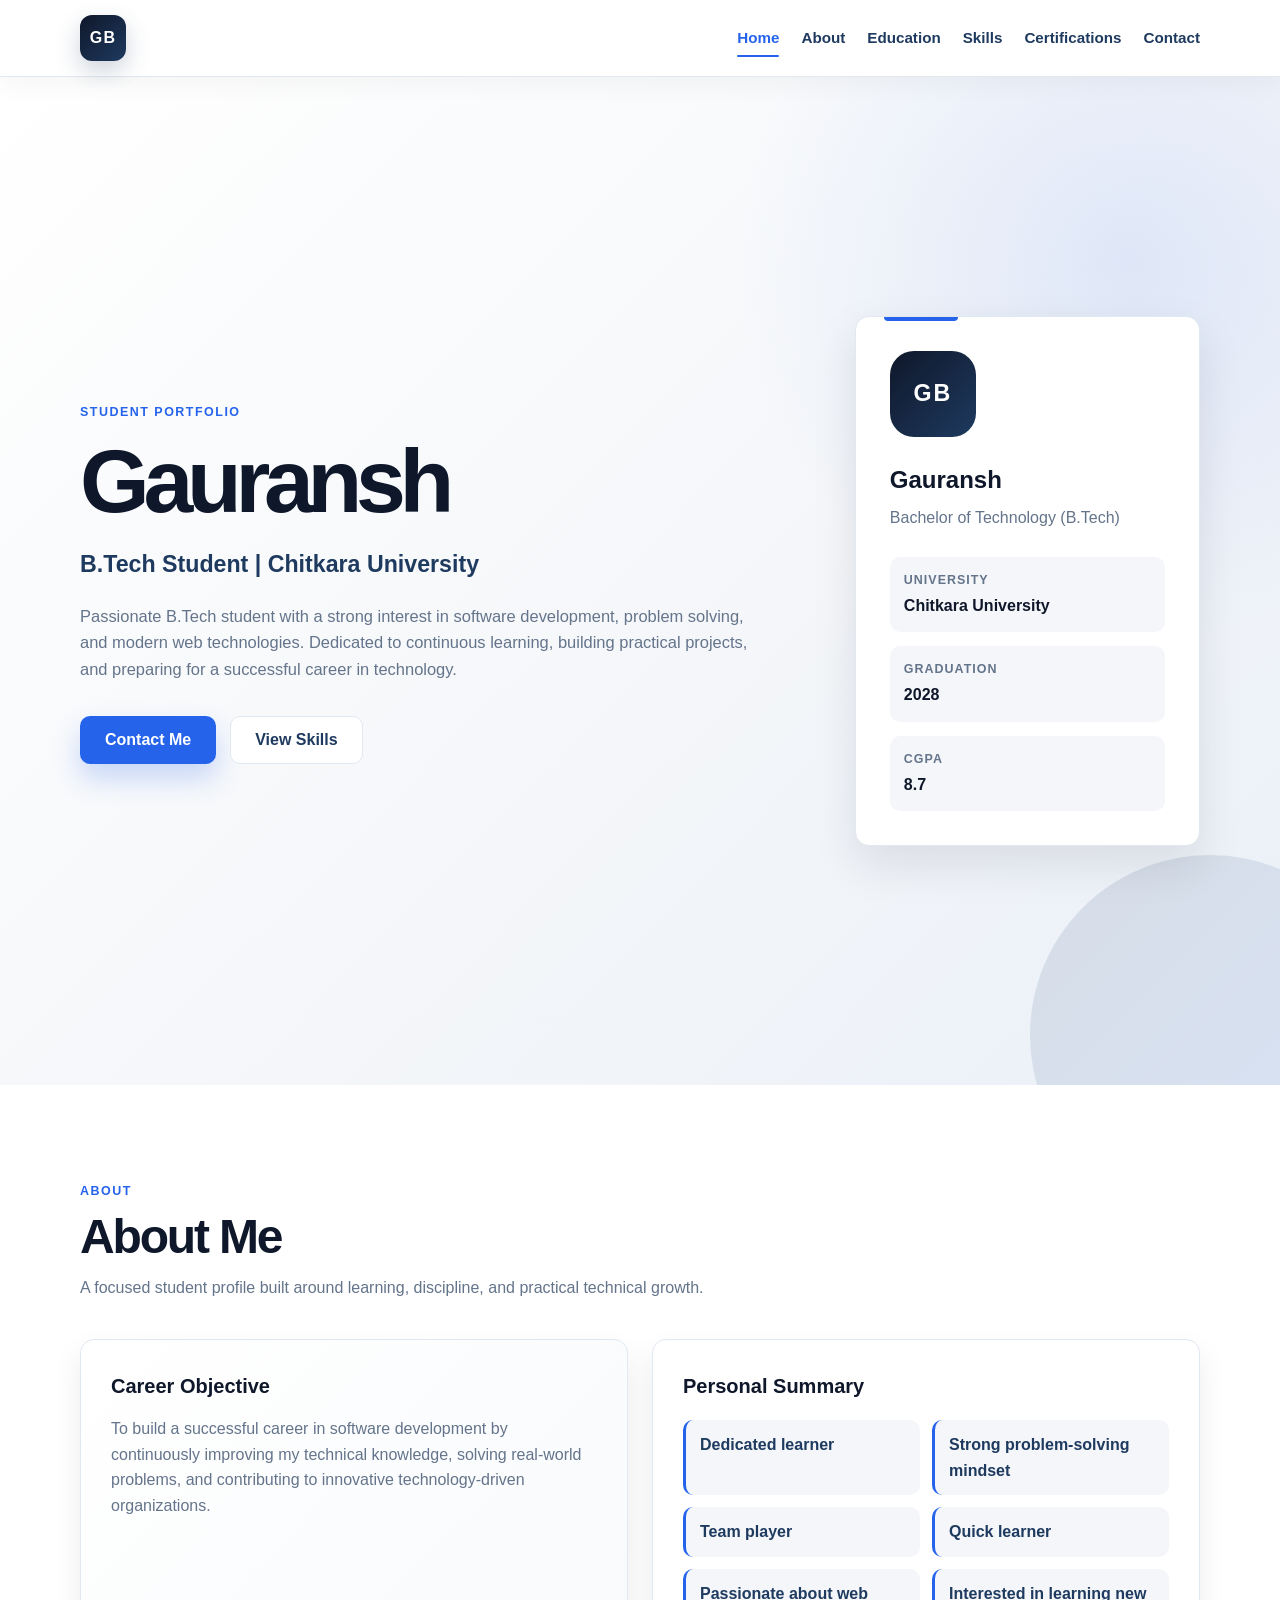
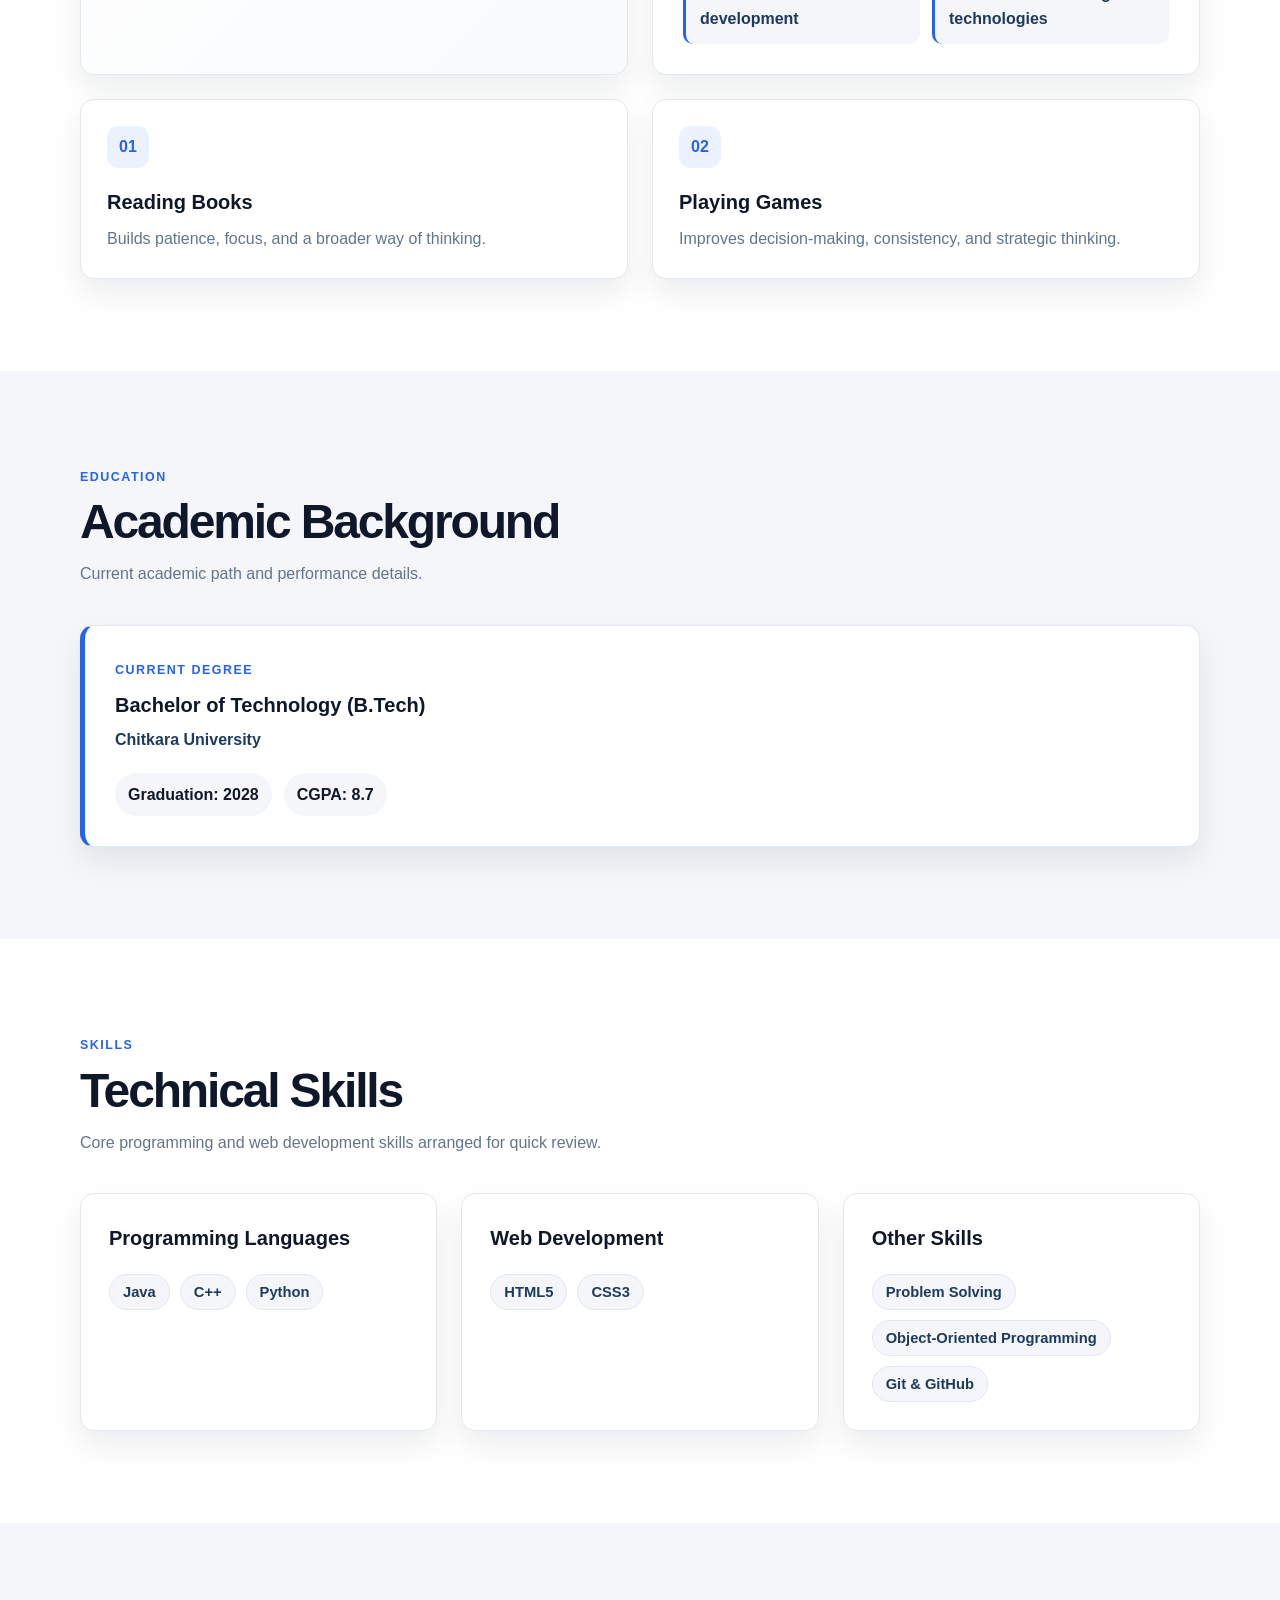
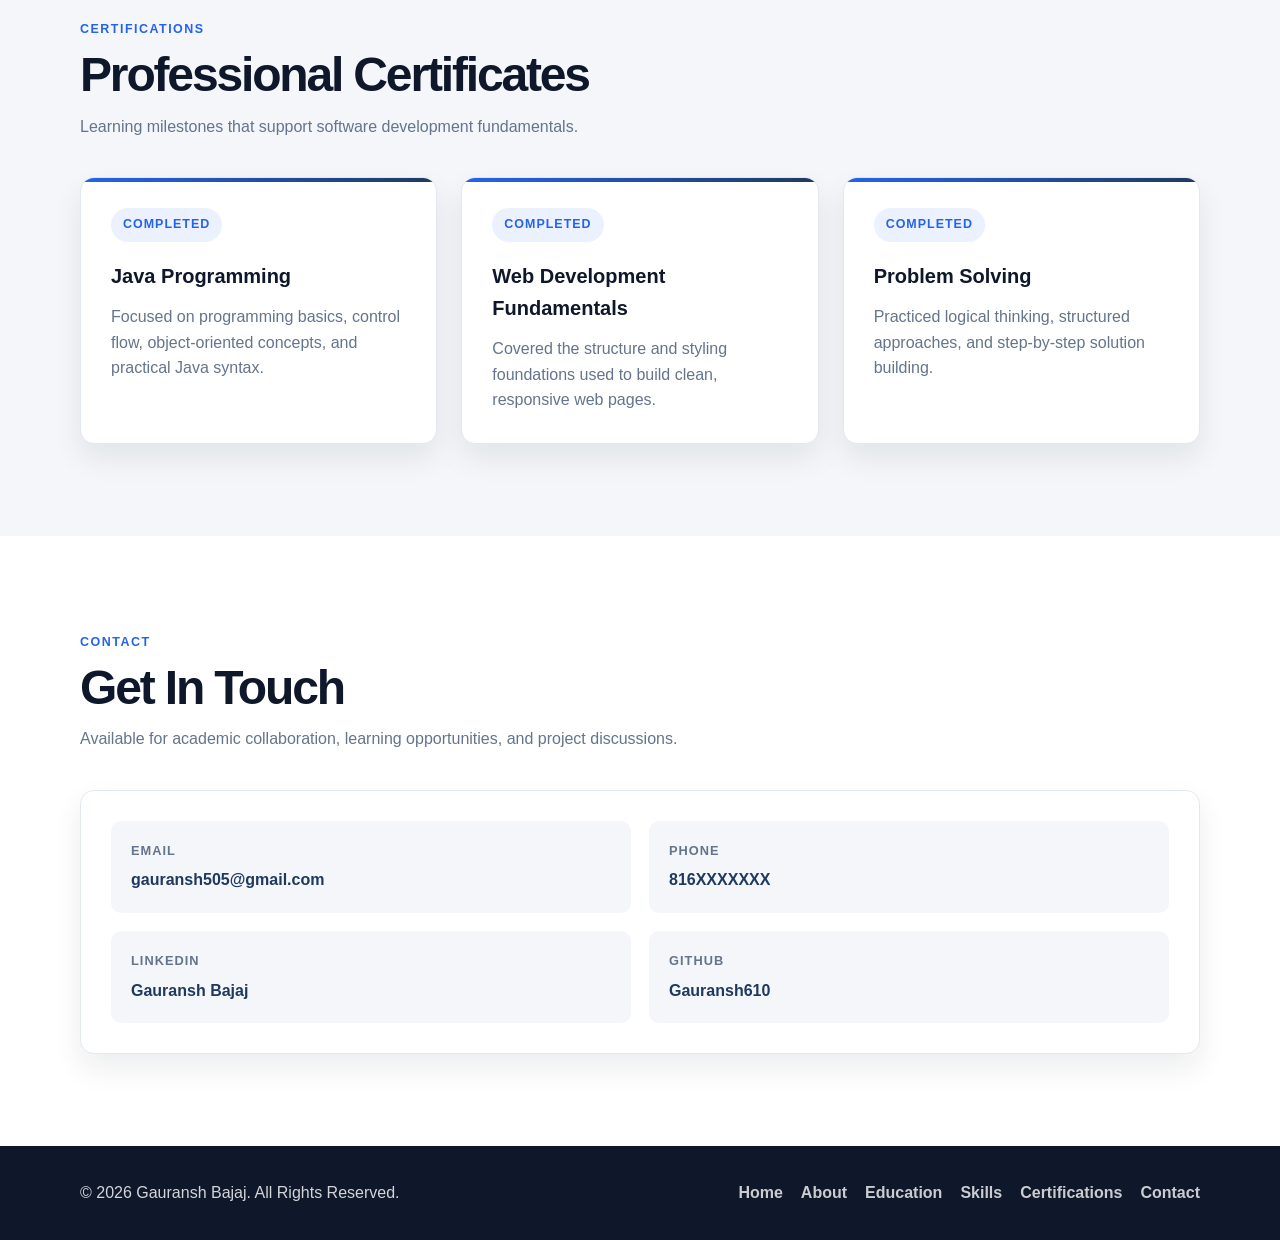
<file: index.html>
<!DOCTYPE html>
<html lang="en">
<head>
    <meta charset="UTF-8">
    <meta name="viewport" content="width=device-width, initial-scale=1.0">
    <meta name="description" content="Student portfolio website for Gauransh Bajaj, B.Tech student at Chitkara University.">
    <title>Gauransh Bajaj | Student Portfolio</title>
    <link rel="stylesheet" href="style.css">
</head>
<body>
    <header class="top-area">
        <nav class="nav-box" aria-label="Main navigation">
            <a class="gb-logo" href="#start" aria-label="Gauransh  start">GB</a>

            <ul class="menu-list">
                <li><a class="now" href="#start">Home</a></li>
                <li><a href="#myself">About</a></li>
                <li><a href="#study">Education</a></li>
                <li><a href="#tech">Skills</a></li>
                <li><a href="#certs">Certifications</a></li>
                <li><a href="#reach">Contact</a></li>
            </ul>
        </nav>
    </header>

    <main>
        <section id="start" class="front part">
            <div class="page-box front-box">
                <div>
                    <span class="small-line">Student Portfolio</span>
                    <h1>Gauransh </h1>
                    <p class="front-role">B.Tech Student | Chitkara University</p>
                    <p class="front-lines">
                        Passionate B.Tech student with a strong interest in software development,
                        problem solving, and modern web technologies. Dedicated to continuous
                        learning, building practical projects, and preparing for a successful
                        career in technology.
                    </p>

                    <div class="front-buttons">
                        <a class="button-link blue-button-link" href="#reach">Contact Me</a>
                        <a class="button-link light-button-link" href="#tech">View Skills</a>
                    </div>
                </div>

                <aside class="side-info-card" aria-label="Profile summary">
                    <div class="gb-mark">GB</div>
                    <h2>Gauransh</h2>
                    <p>Bachelor of Technology (B.Tech)</p>

                    <dl class="quick-info">
                        <div>
                            <dt>University</dt>
                            <dd>Chitkara University</dd>
                        </div>
                        <div>
                            <dt>Graduation</dt>
                            <dd>2028</dd>
                        </div>
                        <div>
                            <dt>CGPA</dt>
                            <dd>8.7</dd>
                        </div>
                    </dl>
                </aside>
            </div>
        </section>

        <section id="myself" class="part">
            <div class="page-box">
                <div class="part-heading">
                    <span class="part-label">About</span>
                    <h2>About Me</h2>
                    <p>A focused student profile built around learning, discipline, and practical technical growth.</p>
                </div>

                <div class="myself-layout">
                    <article class="info-card objective-info-card">
                        <h3>Career Objective</h3>
                        <p>
                            To build a successful career in software development by continuously
                            improving my technical knowledge, solving real-world problems, and
                            contributing to innovative technology-driven organizations.
                        </p>
                    </article>

                    <article class="info-card">
                        <h3>Personal Summary</h3>
                        <ul class="points-list">
                            <li>Dedicated learner</li>
                            <li>Strong problem-solving mindset</li>
                            <li>Team player</li>
                            <li>Quick learner</li>
                            <li>Passionate about web development</li>
                            <li>Interested in learning new technologies</li>
                        </ul>
                    </article>
                </div>

                <div class="hobby-box" aria-label="Interests">
                    <article class="interest-info-card">
                        <span class="hobby-no">01</span>
                        <h3>Reading Books</h3>
                        <p>Builds patience, focus, and a broader way of thinking.</p>
                    </article>

                    <article class="interest-info-card">
                        <span class="hobby-no">02</span>
                        <h3>Playing Games</h3>
                        <p>Improves decision-making, consistency, and strategic thinking.</p>
                    </article>
                </div>
            </div>
        </section>

        <section id="study" class="part part-muted">
            <div class="page-box">
                <div class="part-heading">
                    <span class="part-label">Education</span>
                    <h2>Academic Background</h2>
                    <p>Current academic path and performance details.</p>
                </div>

                <div class="study-timeline">
                    <article class="study-info-card">
                        <div>
                            <span class="study-tag">Current Degree</span>
                            <h3>Bachelor of Technology (B.Tech)</h3>
                            <p class="study-school">Chitkara University</p>

                            <div class="study-meta">
                                <span>Graduation: 2028</span>
                                <span>CGPA: 8.7</span>
                            </div>
                        </div>
                    </article>
                </div>
            </div>
        </section>

        <section id="tech" class="part">
            <div class="page-box">
                <div class="part-heading">
                    <span class="part-label">Skills</span>
                    <h2>Technical Skills</h2>
                    <p>Core programming and web development skills arranged for quick review.</p>
                </div>

                <div class="tech-grid">
                    <article class="skill-info-card">
                        <h3>Programming Languages</h3>
                        <div class="tag-box">
                            <span class="tag-name">Java</span>
                            <span class="tag-name">C++</span>
                            <span class="tag-name">Python</span>
                        </div>
                    </article>

                    <article class="skill-info-card">
                        <h3>Web Development</h3>
                        <div class="tag-box">
                            <span class="tag-name">HTML5</span>
                            <span class="tag-name">CSS3</span>
                        </div>
                    </article>

                    <article class="skill-info-card">
                        <h3>Other Skills</h3>
                        <div class="tag-box">
                            <span class="tag-name">Problem Solving</span>
                            <span class="tag-name">Object-Oriented Programming</span>
                            <span class="tag-name">Git &amp; GitHub</span>
                        </div>
                    </article>
                </div>
            </div>
        </section>

        <section id="certs" class="part part-muted">
            <div class="page-box">
                <div class="part-heading">
                    <span class="part-label">Certifications</span>
                    <h2>Professional Certificates</h2>
                    <p>Learning milestones that support software development fundamentals.</p>
                </div>

                <div class="cert-box">
                    <article class="certificate-info-card">
                        <span class="done-tag">Completed</span>
                        <h3>Java Programming</h3>
                        <p>Focused on programming basics, control flow, object-oriented concepts, and practical Java syntax.</p>
                    </article>

                    <article class="certificate-info-card">
                        <span class="done-tag">Completed</span>
                        <h3>Web Development Fundamentals</h3>
                        <p>Covered the structure and styling foundations used to build clean, responsive web pages.</p>
                    </article>

                    <article class="certificate-info-card">
                        <span class="done-tag">Completed</span>
                        <h3>Problem Solving</h3>
                        <p>Practiced logical thinking, structured approaches, and step-by-step solution building.</p>
                    </article>
                </div>
            </div>
        </section>

        <section id="reach" class="part">
            <div class="page-box">
                <div class="part-heading">
                    <span class="part-label">Contact</span>
                    <h2>Get In Touch</h2>
                    <p>Available for academic collaboration, learning opportunities, and project discussions.</p>
                </div>

                <address class="reach-info-card">
                    <div class="reach-item">
                        <span>Email</span>
                        <strong>gauransh505@gmail.com</strong>
                    </div>

                    <div class="reach-item">
                        <span>Phone</span>
                        <strong>816XXXXXXX</strong>
                    </div>

                    <div class="reach-item">
                        <span>LinkedIn</span>
                        <a href="https://www.linkedin.com/search/results/people/?keywords=Gauransh%20Bajaj">Gauransh Bajaj</a>
                    </div>

                    <div class="reach-item">
                        <span>GitHub</span>
                        <a href="https://github.com/Gauransh610">Gauransh610</a>
                    </div>
                </address>
            </div>
        </section>
    </main>

    <footer class="last-area">
        <div class="page-box last-box">
            <p>© 2026 Gauransh Bajaj. All Rights Reserved.</p>

            <ul class="last-menu">
                <li><a href="#start">Home</a></li>
                <li><a href="#myself">About</a></li>
                <li><a href="#study">Education</a></li>
                <li><a href="#tech">Skills</a></li>
                <li><a href="#certs">Certifications</a></li>
                <li><a href="#reach">Contact</a></li>
            </ul>
        </div>
    </footer>
</body>
</html>
</file>
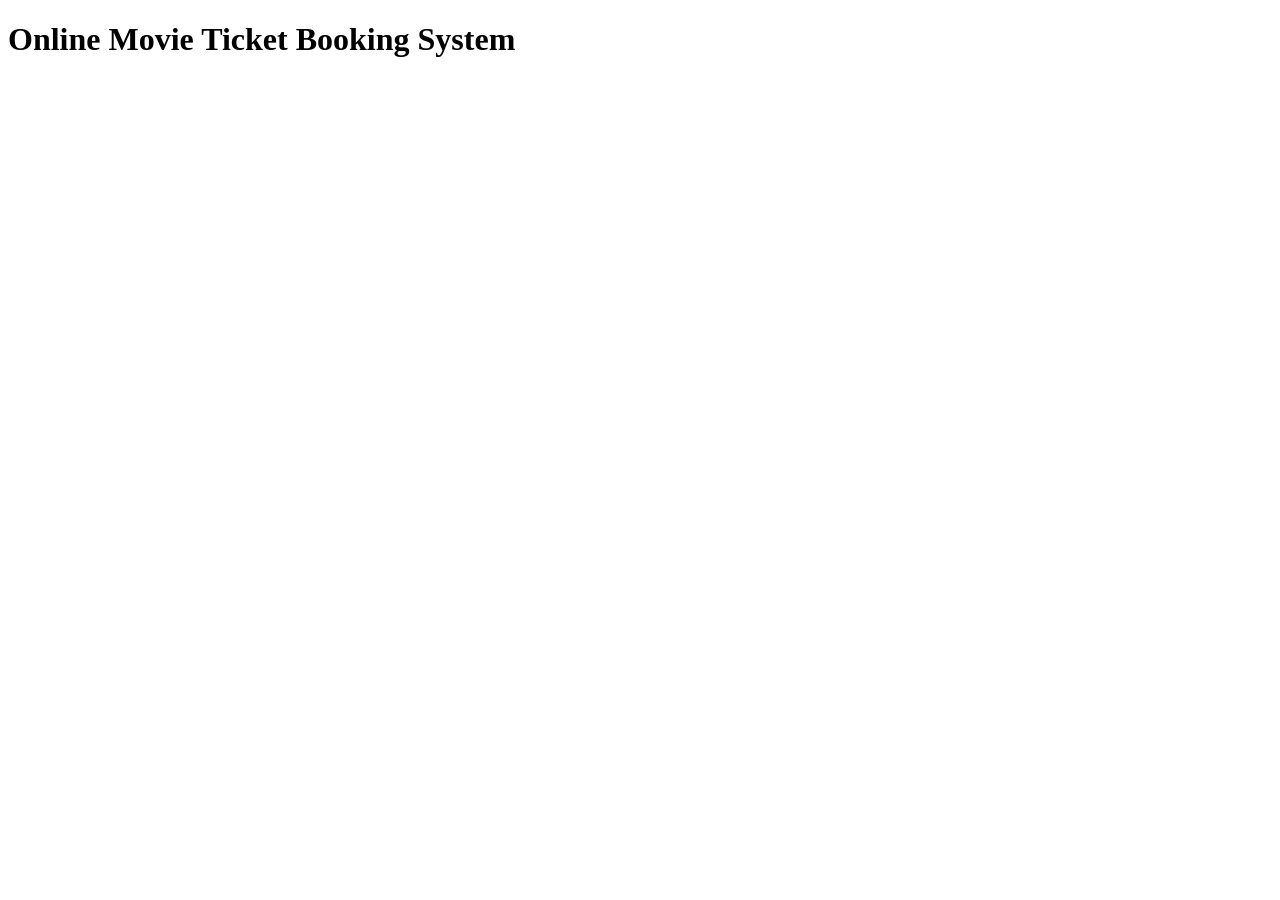
<file: Assignment 4/index.html>
<!DOCTYPE html>
<html lang="en">
<head>
    <meta charset="UTF-8">
    <meta name="viewport" content="width=device-width, initial-scale=1.0">
    <title>Online Movie Ticket Booking System</title>
</head>
<body>

    <h1>Online Movie Ticket Booking System</h1>
    

    <script>
       
        let seatsAvailable = true;

        
        let booking = new Promise((resolve, reject) => {

            console.log("Checking seat availability...");

            
            setTimeout(() => {

                if (seatsAvailable) {
                    resolve("Seat Available");
                } else {
                    reject("No Seats Available");
                }

            }, 2000);

        });

        
        booking
            .then(function(result) {
                console.log(result);
                return "Payment Successful";
            })

            .then(function(result) {
                console.log(result);
                return "Booking Confirmed";
            })

            .then(function(result) {
                console.log(result);
                return "Ticket Generated";
            })

            .then(function(result) {
                console.log(result);
                console.log("Enjoy Your Movie!");
            })

            .catch(function(error) {
                console.log("Error:", error);
            });

    </script>

</body>
</html>
</file>
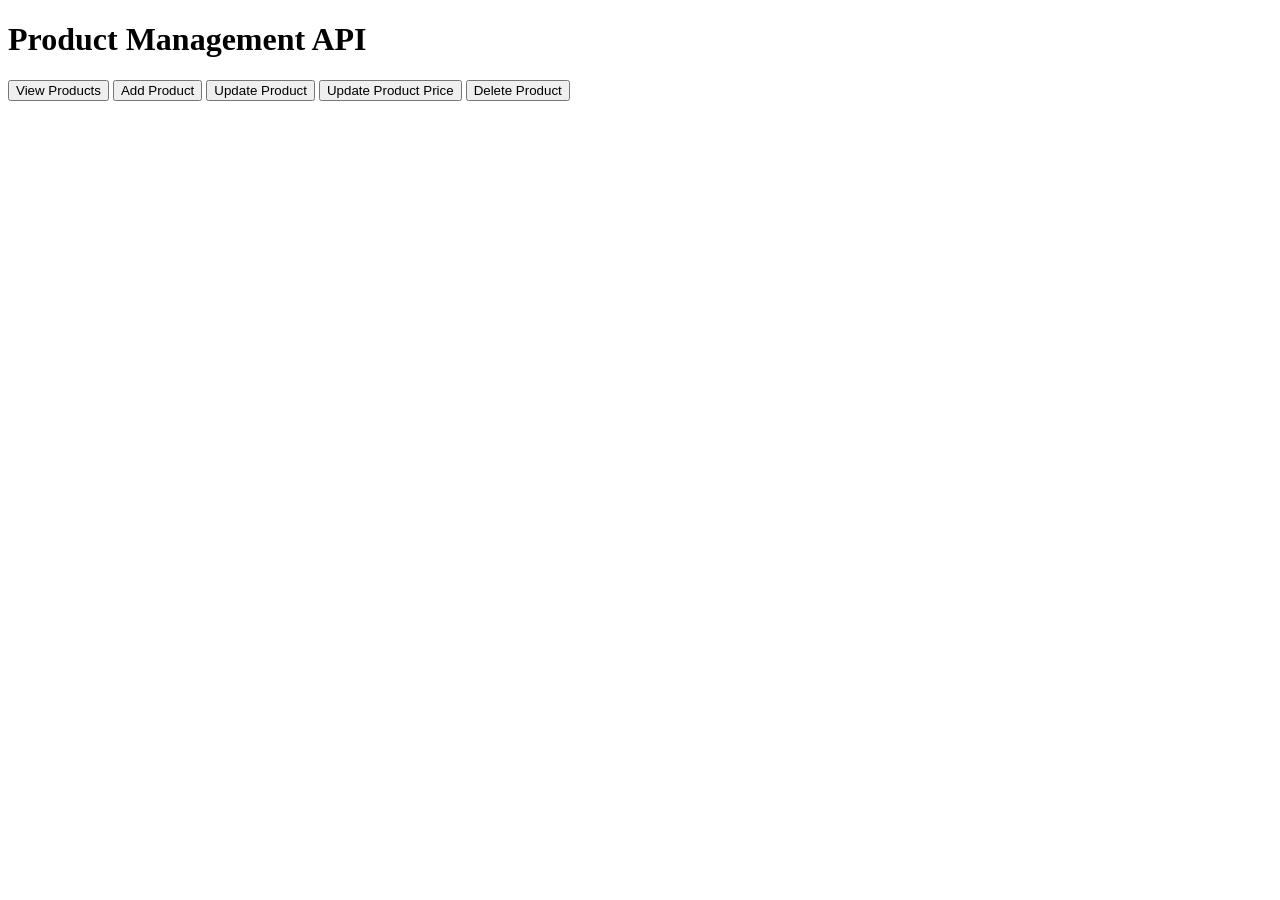
<file: Assignment 6/index.html>
<!DOCTYPE html>
<html lang="en">
<head>
    <meta charset="UTF-8">
    <meta name="viewport" content="width=device-width, initial-scale=1.0">
    <title>Product Management API</title>
</head>

<body>

    <h1>Product Management API</h1>

    <button onclick="getProducts()">View Products</button>
    <button onclick="addProduct()">Add Product</button>
    <button onclick="updateProduct()">Update Product</button>
    <button onclick="updatePrice()">Update Product Price</button>
    <button onclick="deleteProduct()">Delete Product</button>

    <script>
        const API_URL = "https://fakestoreapi.com/products";

        async function getProducts() {
            const response = await fetch(API_URL);
            const data = await response.json();

            console.log("All Products:");
            console.log(data);
        }

        async function addProduct() {
            const product = {
                title: "Wireless Headphones",
                price: 1999,
                category: "electronics"
            };

            const response = await fetch(API_URL, {
                method: "POST",
                headers: {
                    "Content-Type": "application/json"
                },
                body: JSON.stringify(product)
            });

            const data = await response.json();

            console.log("Product Added:");
            console.log(data);
        }

        async function updateProduct() {
            const product = {
                title: "Updated Wireless Headphones",
                price: 2499,
                category: "electronics"
            };

            const response = await fetch(`${API_URL}/1`, {
                method: "PUT",
                headers: {
                    "Content-Type": "application/json"
                },
                body: JSON.stringify(product)
            });

            const data = await response.json();

            console.log("Product Updated:");
            console.log(data);
        }

        async function updatePrice() {
            const response = await fetch(`${API_URL}/1`, {
                method: "PATCH",
                headers: {
                    "Content-Type": "application/json"
                },
                body: JSON.stringify({
                    price: 2999
                })
            });

            const data = await response.json();

            console.log("Product Price Updated:");
            console.log(data);
        }

        async function deleteProduct() {
            const response = await fetch(`${API_URL}/1`, {
                method: "DELETE"
            });

            const data = await response.json();

            console.log("Product Deleted:");
            console.log(data);
        }
    </script>

</body>
</html>
</file>
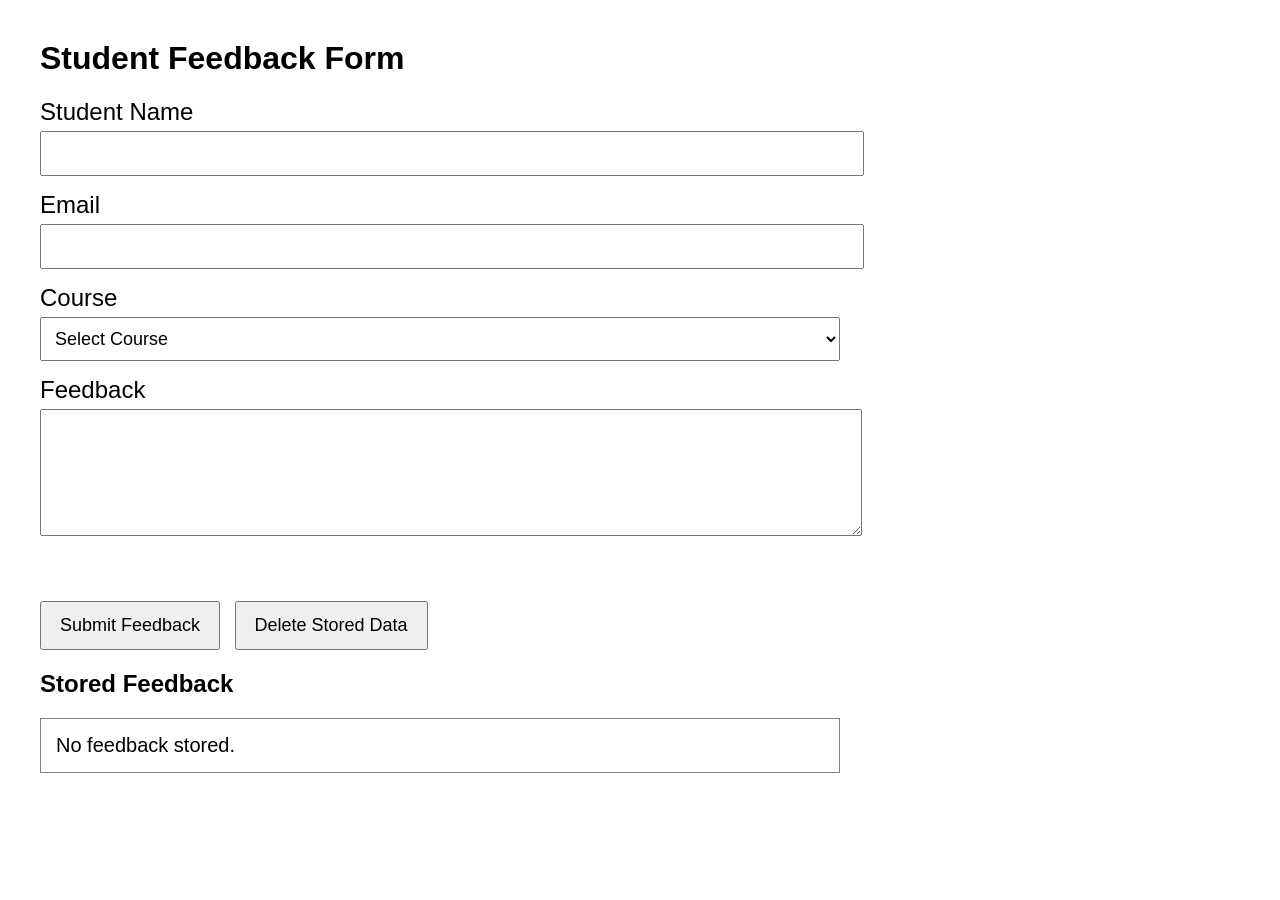
<file: Assignment3/index.html>
<!DOCTYPE html>
<html lang="en">
<head>
    <meta charset="UTF-8">
    <title>Student Feedback Form</title>
    <link rel="stylesheet" href="style.css">
</head>
<body>

<div class="container">

    <h1>Student Feedback Form</h1>

    <form id="feedbackForm">

        <label>Student Name</label>
        <input type="text" id="name">
        <small id="nameError" class="error"></small>

        <label>Email</label>
        <input type="email" id="email">
        <small id="emailError" class="error"></small>

        <label>Course</label>
        <select id="course">
            <option value="">Select Course</option>
            <option>BCA</option>
            <option>B.Tech</option>
            <option>MCA</option>
            <option>M.Tech</option>
        </select>
        <small id="courseError" class="error"></small>

        <label>Feedback</label>
        <textarea id="feedback" rows="5"></textarea>
        <small id="feedbackError" class="error"></small>

        <br><br>

        <button type="submit">Submit Feedback</button>
        <button type="button" id="deleteBtn">Delete Stored Data</button>

    </form>

    <h2 id="sessionUser"></h2>

    <h2>Stored Feedback</h2>

    <div id="storedData">
        No feedback stored.
    </div>

</div>

<script src="script.js"></script>

</body>
</html>
</file>
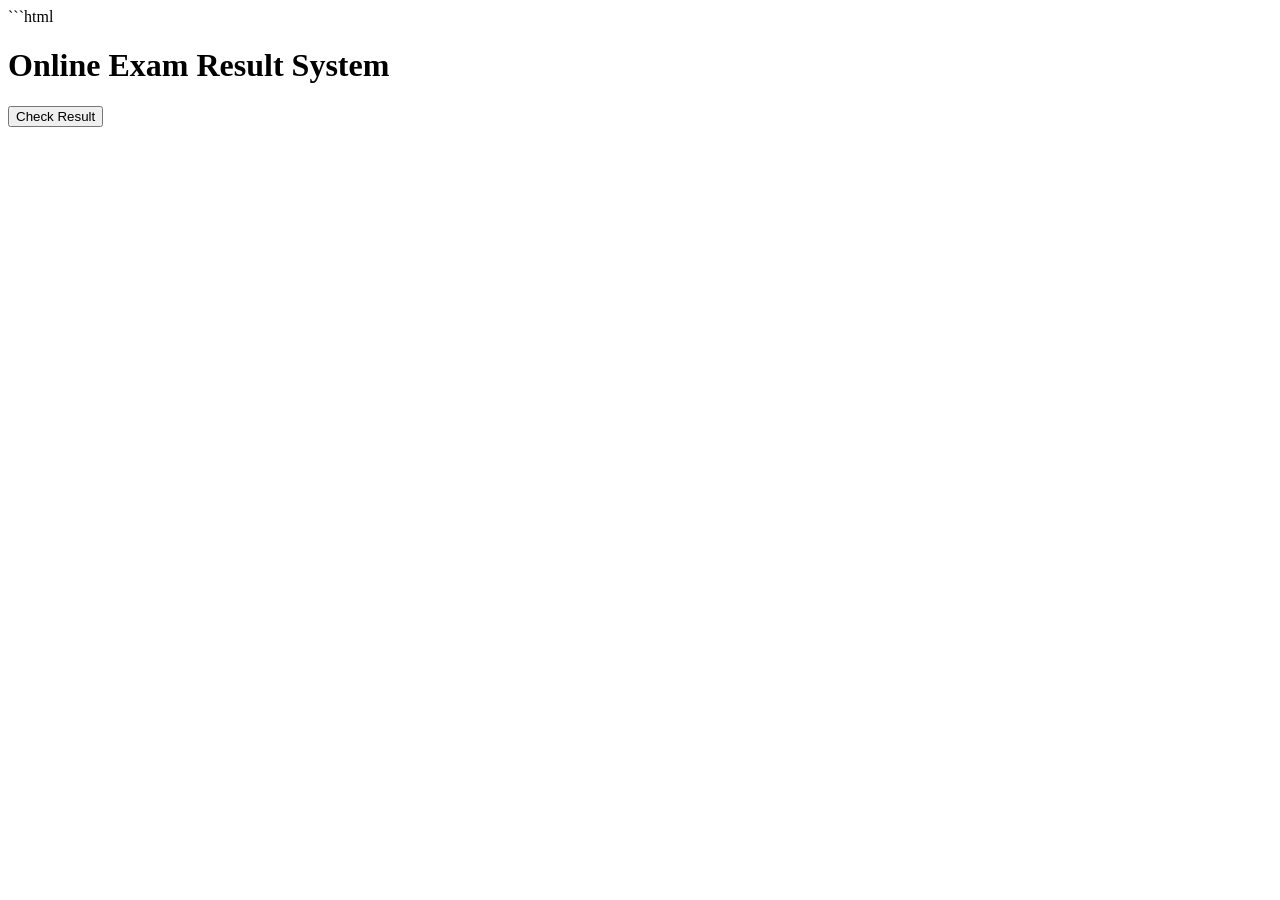
<file: Assignment5/index.html>
```html
<!DOCTYPE html>
<html lang="en">
<head>
    <meta charset="UTF-8">
    <meta name="viewport" content="width=device-width, initial-scale=1.0">
    <title>Online Exam Result System</title>
</head>
<body>

    <h1>Online Exam Result System</h1>

    <button onclick="checkResult()">Check Result</button>

    <p id="result"></p>

    <script>

        
        function calculateResult() {

            return new Promise((resolve) => {

                
                setTimeout(() => {

                    resolve("Your result is ready! You scored 85 marks.");

                }, 3000);

            });
        }


        
        async function checkResult() {

            
            document.getElementById("result").innerText =
                "Calculating your result...";

           
            const result = await calculateResult();

            document.getElementById("result").innerText = result;
        }

    </script>

</body>
</html>
</file>
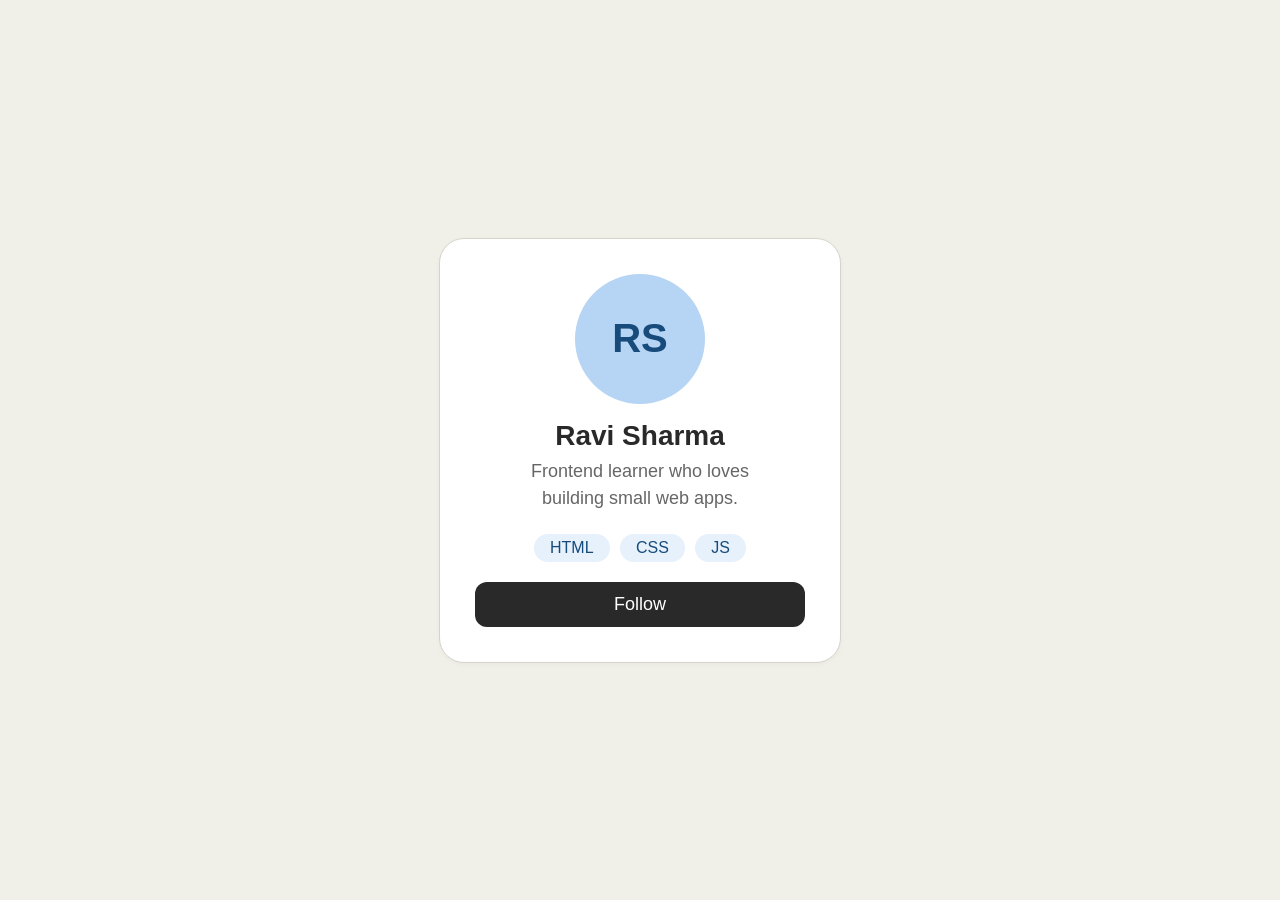
<file: react-prerequisites/assignment1.html>
<!DOCTYPE html>
<html>
<head>
    <title>Assignment 1 - Profile Card</title>
    <style>
        body {
            margin: 0;
            height: 100vh;
            display: flex;
            justify-content: center;
            align-items: center;
            background: #f1f0e8;
            font-family: Arial, sans-serif;
        }

        .card {
            width: 330px;
            padding: 35px;
            background: white;
            text-align: center;
            border: 1px solid #d5d3ca;
            border-radius: 25px;
            box-shadow: 0 2px 5px #00000008;
            transition: 0.3s;
        }

        .card:hover {
            transform: translateY(-5px);
            box-shadow: 0 8px 18px #00000018;
        }

        .avatar {
            width: 130px;
            height: 130px;
            margin: auto;
            border-radius: 50%;
            background: #b6d4f3;
            color: #174b7b;
            display: flex;
            justify-content: center;
            align-items: center;
            font-size: 40px;
            font-weight: bold;
        }

        h1 {
            font-size: 28px;
            margin: 16px 0 6px;
            color: #292929;
        }

        p {
            color: #666;
            font-size: 18px;
            line-height: 1.5;
            margin: 0 0 22px;
        }

        .skill {
            display: inline-block;
            background: #e6f1fc;
            color: #174b7b;
            padding: 5px 16px;
            border-radius: 20px;
            margin: 0 3px 20px;
            font-size: 16px;
        }

        button {
            width: 100%;
            padding: 12px;
            background: #292929;
            color: white;
            border: none;
            border-radius: 12px;
            font-size: 18px;
            cursor: pointer;
        }

        button:hover {
            background: #444;
        }
    </style>
</head>
<body>
    <div class="card">
        <div class="avatar">RS</div>
        <h1>Ravi Sharma</h1>
        <p>Frontend learner who loves<br> building small web apps.</p>

        <span class="skill">HTML</span>
        <span class="skill">CSS</span>
        <span class="skill">JS</span>

        <button>Follow</button>
    </div>
</body>
</html>
</file>
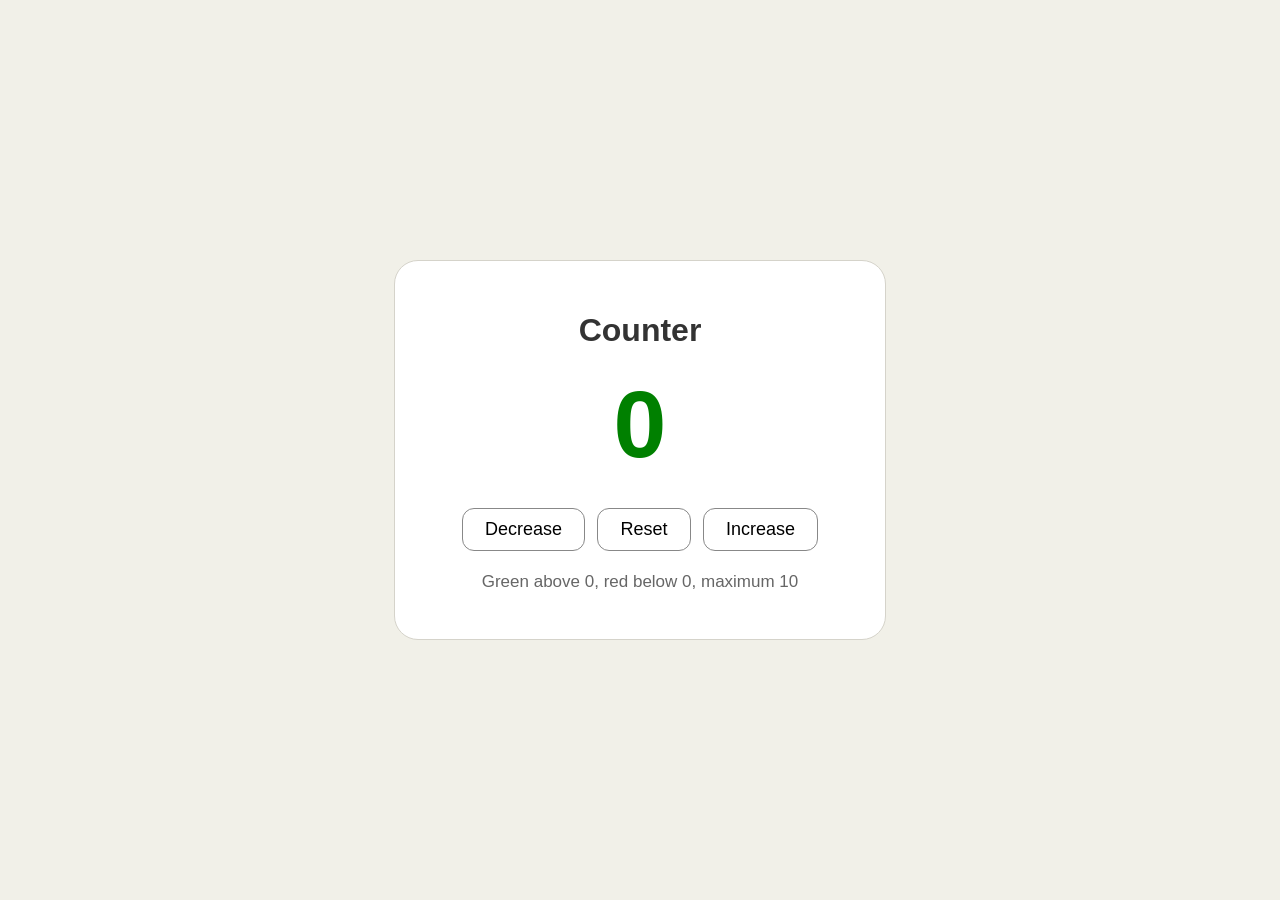
<file: react-prerequisites/assignment2.html>
<!DOCTYPE html>
<html>
<head>
    <title>Assignment 2 - Counter</title>
    <style>
        body {
            margin: 0;
            height: 100vh;
            display: flex;
            justify-content: center;
            align-items: center;
            background: #f1f0e8;
            font-family: Arial, sans-serif;
        }

        .box {
            width: 430px;
            padding: 30px;
            text-align: center;
            background: white;
            border: 1px solid #d5d3ca;
            border-radius: 24px;
        }

        h1 { color: #333; }

        #number {
            font-size: 95px;
            font-weight: bold;
            color: green;
            margin: 10px 0 25px;
        }

        button {
            background: white;
            border: 1px solid #888;
            border-radius: 12px;
            padding: 10px 22px;
            margin: 4px;
            font-size: 18px;
            cursor: pointer;
        }

        button:hover { background: #eee; }

        p { color: #666; font-size: 17px; }
    </style>
</head>
<body>
    <div class="box">
        <h1>Counter</h1>
        <div id="number">0</div>

        <button onclick="decrease()">Decrease</button>
        <button onclick="reset()">Reset</button>
        <button onclick="increase()">Increase</button>

        <p>Green above 0, red below 0, maximum 10</p>
    </div>

    <script>
        let count = 0;

        function updateNumber() {
            document.getElementById("number").innerText = count;

            // Change the colour using a ternary operator
            document.getElementById("number").style.color =
                count > 0 ? "green" : count < 0 ? "red" : "black";
        }

        function decrease() {
            count--;
            updateNumber();
        }

        function reset() {
            count = 0;
            updateNumber();
        }

        function increase() {
            if (count < 10) {
                count++;
            }
            updateNumber();
        }
    </script>
</body>
</html>
</file>
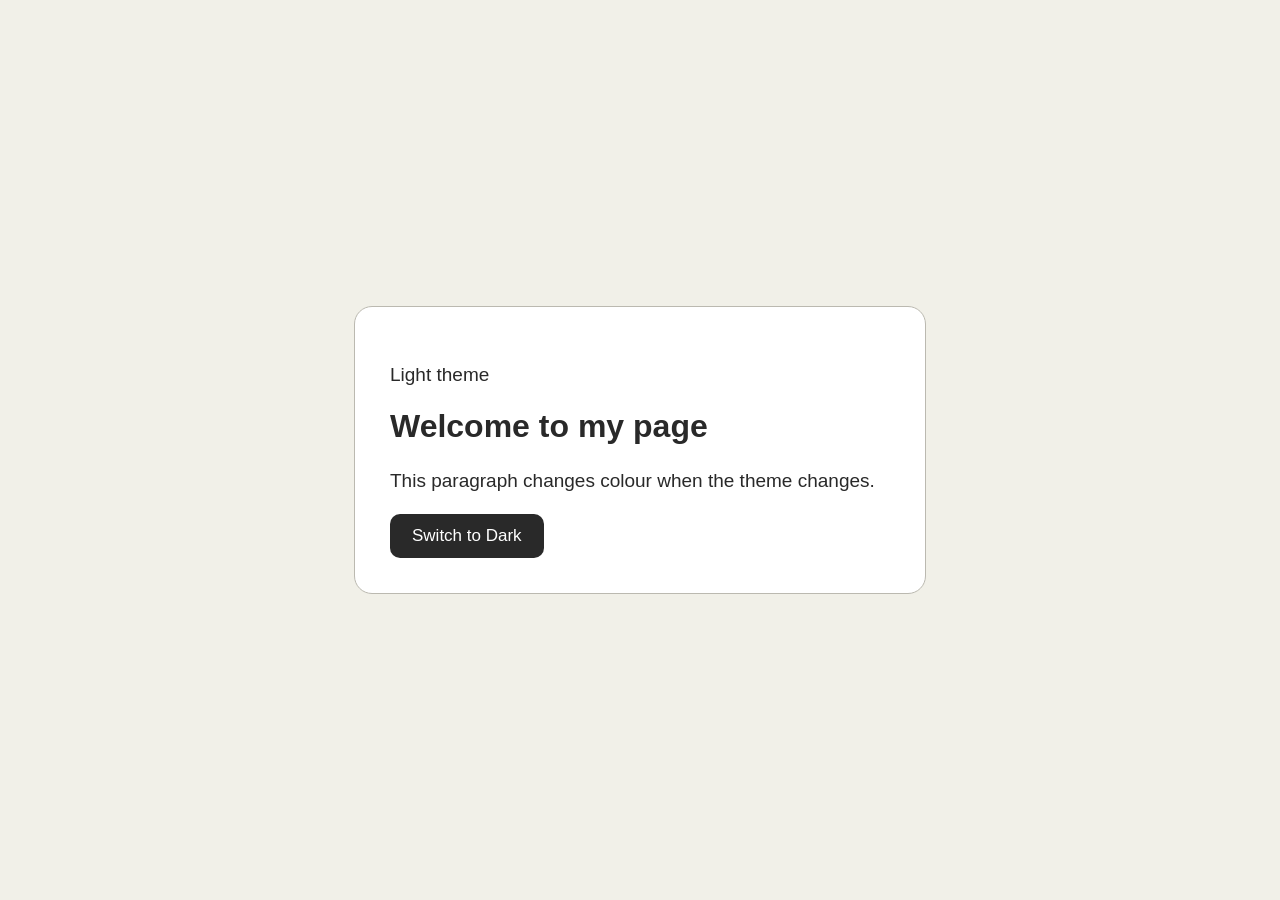
<file: react-prerequisites/assignment3.html>
<!DOCTYPE html>
<html>
<head>
    <title>Assignment 3 - Theme Toggle</title>
    <style>
        body {
            margin: 0;
            min-height: 100vh;
            display: flex;
            justify-content: center;
            align-items: center;
            background: #f1f0e8;
            font-family: Arial, sans-serif;
            transition: 0.3s;
        }

        .page {
            width: 500px;
            padding: 35px;
            background: white;
            border: 1px solid #bbb9b0;
            border-radius: 18px;
            color: #292929;
        }

        h1 { margin-top: 10px; }

        p {
            font-size: 19px;
            line-height: 1.5;
        }

        button {
            padding: 12px 22px;
            border: none;
            border-radius: 10px;
            background: #292929;
            color: white;
            font-size: 17px;
            cursor: pointer;
        }

        body.dark {
            background: #292929;
        }

        body.dark .page {
            background: #292929;
            color: #f5f1e8;
            border-color: #555;
        }

        body.dark button {
            background: #f5f1e8;
            color: #292929;
        }
    </style>
</head>
<body>
    <div class="page">
        <p>Light theme</p>
        <h1>Welcome to my page</h1>
        <p>This paragraph changes colour when the theme changes.</p>
        <button id="themeButton" onclick="changeTheme()">Switch to Dark</button>
    </div>

    <script>
        function changeTheme() {
            document.body.classList.toggle("dark");

            let button = document.getElementById("themeButton");

            button.innerText = document.body.classList.contains("dark")
                ? "Switch to Light"
                : "Switch to Dark";
        }
    </script>
</body>
</html>
</file>
<file: style.css>
:root {
    --navy: #0F172A;
    --steel: #1E3A5F;
    --white: #FFFFFF;
    --light-gray: #F4F6F9;
    --accent: #2563EB;
    --text: #1F2937;
    --muted: #64748B;
    --border: #E2E8F0;
    --shadow-soft: 0 18px 45px rgba(15, 23, 42, 0.10);
    --shadow-info-card: 0 14px 30px rgba(15, 23, 42, 0.08);
    --radius: 14px;
    --radius-small: 10px;
    --part-space: 92px;
}

* {
    box-sizing: border-box;
    margin: 0;
    padding: 0;
}

html {
    scroll-behavior: smooth;
}

body {
    color: var(--text);
    background: var(--white);
    font-family: Arial, Helvetica, sans-serif;
    line-height: 1.6;
}

a {
    color: inherit;
    text-decoration: none;
}

ul {
    list-style: none;
}

.page-box {
    width: min(1120px, calc(100% - 40px));
    margin: 0 auto;
}

.part {
    padding: var(--part-space) 0;
    scroll-margin-top: 92px;
}

.part-muted {
    background: var(--light-gray);
}

.top-area {
    position: sticky;
    top: 0;
    z-index: 10;
    background: rgba(255, 255, 255, 0.96);
    border-bottom: 1px solid var(--border);
    box-shadow: 0 8px 24px rgba(15, 23, 42, 0.04);
}

.nav-box {
    display: flex;
    align-items: center;
    justify-content: space-between;
    gap: 30px;
    width: min(1120px, calc(100% - 40px));
    min-height: 76px;
    margin: 0 auto;
}

.gb-logo {
    display: inline-flex;
    align-items: center;
    justify-content: center;
    width: 46px;
    height: 46px;
    color: var(--white);
    background: linear-gradient(135deg, var(--navy), var(--steel));
    border-radius: 12px;
    font-size: 1rem;
    font-weight: 700;
    letter-spacing: 0.08em;
    box-shadow: 0 10px 24px rgba(30, 58, 95, 0.22);
}

.menu-list {
    display: flex;
    align-items: center;
    justify-content: flex-end;
    flex-wrap: wrap;
    gap: 6px 22px;
}

.menu-list a {
    position: relative;
    display: inline-block;
    padding: 8px 0;
    color: var(--steel);
    font-size: 0.95rem;
    font-weight: 700;
    transition: color 0.25s ease;
}

.menu-list a::after {
    position: absolute;
    left: 0;
    bottom: 1px;
    width: 0;
    height: 2px;
    background: var(--accent);
    border-radius: 999px;
    content: "";
    transition: width 0.25s ease;
}

.menu-list a:hover,
.menu-list a.now {
    color: var(--accent);
}

.menu-list a:hover::after,
.menu-list a.now::after {
    width: 100%;
}

.front {
    position: relative;
    overflow: hidden;
    min-height: calc(100vh - 76px);
    background:
        radial-gradient(circle at 88% 18%, rgba(37, 99, 235, 0.10), transparent 28%),
        linear-gradient(135deg, #FFFFFF 0%, #F4F6F9 58%, #EAF0F8 100%);
}

.front::before {
    position: absolute;
    right: -110px;
    bottom: -130px;
    width: 360px;
    height: 360px;
    background: linear-gradient(135deg, rgba(30, 58, 95, 0.12), rgba(37, 99, 235, 0.08));
    border-radius: 50%;
    content: "";
}

.front-box {
    position: relative;
    display: grid;
    grid-template-columns: minmax(0, 1.35fr) minmax(300px, 0.65fr);
    align-items: center;
    gap: 58px;
    min-height: calc(100vh - 76px);
}

.small-line,
.part-label,
.study-tag {
    display: inline-block;
    color: var(--accent);
    font-size: 0.78rem;
    font-weight: 800;
    letter-spacing: 0.12em;
    text-transform: uppercase;
}

.front h1 {
    max-width: 720px;
    margin-top: 14px;
    color: var(--navy);
    font-size: clamp(2.8rem, 7vw, 5.8rem);
    line-height: 0.96;
    letter-spacing: -0.07em;
}

.front-role {
    margin-top: 22px;
    color: var(--steel);
    font-size: clamp(1.15rem, 2vw, 1.45rem);
    font-weight: 700;
}

.front-lines {
    max-width: 680px;
    margin-top: 20px;
    color: var(--muted);
    font-size: 1.03rem;
}

.front-buttons {
    display: flex;
    flex-wrap: wrap;
    gap: 14px;
    margin-top: 34px;
}

.button-link {
    display: inline-flex;
    align-items: center;
    justify-content: center;
    min-height: 48px;
    padding: 0 24px;
    border: 1px solid transparent;
    border-radius: var(--radius-small);
    font-weight: 800;
    transition: transform 0.25s ease, box-shadow 0.25s ease, background 0.25s ease, color 0.25s ease;
}

.button-link:hover {
    transform: translateY(-3px);
}

.blue-button-link {
    color: var(--white);
    background: var(--accent);
    box-shadow: 0 14px 28px rgba(37, 99, 235, 0.24);
}

.blue-button-link:hover {
    background: #1D4ED8;
    box-shadow: 0 18px 34px rgba(37, 99, 235, 0.30);
}

.light-button-link {
    color: var(--steel);
    background: var(--white);
    border-color: var(--border);
}

.light-button-link:hover {
    color: var(--accent);
    box-shadow: var(--shadow-info-card);
}

.side-info-card {
    position: relative;
    padding: 34px;
    background: var(--white);
    border: 1px solid var(--border);
    border-radius: var(--radius);
    box-shadow: var(--shadow-soft);
}

.side-info-card::before {
    position: absolute;
    top: 0;
    left: 28px;
    width: 74px;
    height: 4px;
    background: var(--accent);
    border-radius: 0 0 999px 999px;
    content: "";
}

.gb-mark {
    display: flex;
    align-items: center;
    justify-content: center;
    width: 86px;
    height: 86px;
    margin-bottom: 24px;
    color: var(--white);
    background: linear-gradient(135deg, var(--navy), var(--steel));
    border-radius: 24px;
    font-size: 1.45rem;
    font-weight: 800;
    letter-spacing: 0.08em;
}

.side-info-card h2 {
    color: var(--navy);
    font-size: 1.5rem;
}

.side-info-card p {
    margin-top: 6px;
    color: var(--muted);
}

.quick-info {
    display: grid;
    gap: 14px;
    margin-top: 26px;
}

.quick-info div {
    padding: 14px;
    background: var(--light-gray);
    border-radius: var(--radius-small);
}

.quick-info dt {
    color: var(--muted);
    font-size: 0.78rem;
    font-weight: 800;
    letter-spacing: 0.08em;
    text-transform: uppercase;
}

.quick-info dd {
    margin-top: 2px;
    color: var(--navy);
    font-weight: 800;
}

.part-heading {
    max-width: 700px;
    margin-bottom: 38px;
}

.part-heading h2 {
    margin-top: 8px;
    color: var(--navy);
    font-size: clamp(2rem, 4vw, 3rem);
    line-height: 1.1;
    letter-spacing: -0.045em;
}

.part-heading p {
    margin-top: 12px;
    color: var(--muted);
}

.info-card,
.interest-info-card,
.study-info-card,
.skill-info-card,
.certificate-info-card,
.reach-info-card {
    background: var(--white);
    border: 1px solid var(--border);
    border-radius: var(--radius);
    box-shadow: var(--shadow-info-card);
}

.info-card,
.interest-info-card,
.skill-info-card,
.certificate-info-card {
    transition: transform 0.25s ease, box-shadow 0.25s ease, border-color 0.25s ease;
}

.info-card:hover,
.interest-info-card:hover,
.skill-info-card:hover,
.certificate-info-card:hover {
    transform: translateY(-6px);
    border-color: rgba(37, 99, 235, 0.24);
    box-shadow: var(--shadow-soft);
}

.myself-layout {
    display: grid;
    grid-template-columns: 1fr 1fr;
    gap: 24px;
}

.info-card {
    padding: 30px;
}

.info-card h3,
.interest-info-card h3,
.study-info-card h3,
.skill-info-card h3,
.certificate-info-card h3 {
    color: var(--navy);
    font-size: 1.25rem;
}

.info-card p {
    margin-top: 14px;
    color: var(--muted);
}

.objective-info-card {
    background: linear-gradient(135deg, #FFFFFF 0%, #F8FAFC 100%);
}

.points-list {
    display: grid;
    grid-template-columns: repeat(2, minmax(0, 1fr));
    gap: 12px;
    margin-top: 18px;
}

.points-list li {
    padding: 12px 14px;
    color: var(--steel);
    background: var(--light-gray);
    border-left: 3px solid var(--accent);
    border-radius: var(--radius-small);
    font-weight: 700;
}

.hobby-box {
    display: grid;
    grid-template-columns: repeat(2, minmax(0, 1fr));
    gap: 24px;
    margin-top: 24px;
}

.interest-info-card {
    padding: 26px;
}

.hobby-no {
    display: inline-flex;
    align-items: center;
    justify-content: center;
    width: 42px;
    height: 42px;
    margin-bottom: 18px;
    color: var(--accent);
    background: rgba(37, 99, 235, 0.09);
    border-radius: 12px;
    font-weight: 800;
}

.interest-info-card p {
    margin-top: 8px;
    color: var(--muted);
}

.study-timeline {
    position: relative;
    padding-left: 0;
}

.study-info-card {
    position: relative;
    display: flex;
    gap: 22px;
    padding: 30px;
    border-left: 5px solid var(--accent);
    transition: transform 0.25s ease, box-shadow 0.25s ease;
}

.study-info-card:hover {
    transform: translateY(-6px);
    box-shadow: var(--shadow-soft);
}

.study-info-card h3 {
    margin-top: 8px;
}

.study-school {
    margin-top: 6px;
    color: var(--steel);
    font-weight: 800;
}

.study-meta {
    display: flex;
    flex-wrap: wrap;
    gap: 12px;
    margin-top: 20px;
}

.study-meta span {
    padding: 9px 13px;
    color: var(--navy);
    background: var(--light-gray);
    border-radius: 999px;
    font-weight: 800;
}

.tech-grid {
    display: grid;
    grid-template-columns: repeat(3, minmax(0, 1fr));
    gap: 24px;
}

.skill-info-card {
    padding: 28px;
}

.tag-box {
    display: flex;
    flex-wrap: wrap;
    gap: 10px;
    margin-top: 20px;
}

.tag-name {
    display: inline-flex;
    align-items: center;
    min-height: 36px;
    padding: 0 13px;
    color: var(--steel);
    background: var(--light-gray);
    border: 1px solid var(--border);
    border-radius: 999px;
    font-size: 0.92rem;
    font-weight: 800;
    transition: color 0.25s ease, background 0.25s ease, border-color 0.25s ease;
}

.tag-name:hover {
    color: var(--white);
    background: var(--accent);
    border-color: var(--accent);
}

.cert-box {
    display: grid;
    grid-template-columns: repeat(3, minmax(0, 1fr));
    gap: 24px;
}

.certificate-info-card {
    position: relative;
    padding: 30px;
    overflow: hidden;
}

.certificate-info-card::before {
    position: absolute;
    top: 0;
    left: 0;
    width: 100%;
    height: 4px;
    background: linear-gradient(90deg, var(--accent), var(--steel));
    content: "";
}

.done-tag {
    display: inline-block;
    margin-bottom: 18px;
    padding: 7px 12px;
    color: var(--accent);
    background: rgba(37, 99, 235, 0.09);
    border-radius: 999px;
    font-size: 0.78rem;
    font-weight: 800;
    letter-spacing: 0.08em;
    text-transform: uppercase;
}

.certificate-info-card p {
    margin-top: 12px;
    color: var(--muted);
}

.reach-info-card {
    display: grid;
    grid-template-columns: repeat(2, minmax(0, 1fr));
    gap: 18px;
    padding: 30px;
    font-style: normal;
}

.reach-item {
    padding: 20px;
    background: var(--light-gray);
    border-radius: var(--radius-small);
}

.reach-item span {
    display: block;
    color: var(--muted);
    font-size: 0.8rem;
    font-weight: 800;
    letter-spacing: 0.08em;
    text-transform: uppercase;
}

.reach-item a,
.reach-item strong {
    display: inline-block;
    margin-top: 6px;
    color: var(--steel);
    font-weight: 800;
    word-break: break-word;
    transition: color 0.25s ease;
}

.reach-item a:hover {
    color: var(--accent);
}

.last-area {
    padding: 34px 0;
    color: rgba(255, 255, 255, 0.82);
    background: var(--navy);
}

.last-box {
    display: flex;
    align-items: center;
    justify-content: space-between;
    gap: 24px;
}

.last-menu {
    display: flex;
    flex-wrap: wrap;
    gap: 10px 18px;
}

.last-menu a {
    color: rgba(255, 255, 255, 0.78);
    font-weight: 700;
    transition: color 0.25s ease;
}

.last-menu a:hover {
    color: var(--white);
}

@media (max-width: 900px) {
    :root {
        --part-space: 76px;
    }

    .nav-box {
        align-items: flex-start;
        flex-direction: column;
        justify-content: center;
        padding: 14px 0;
    }

    .front-box,
    .myself-layout,
    .tech-grid,
    .cert-box {
        grid-template-columns: 1fr;
    }

    .front-box {
        gap: 34px;
        min-height: auto;
        padding-top: 30px;
        padding-bottom: 18px;
    }

    .side-info-card {
        max-width: 560px;
    }

    .part,
    .front {
        scroll-margin-top: 140px;
    }

    .last-box {
        align-items: flex-start;
        flex-direction: column;
    }
}

@media (max-width: 620px) {
    .page-box,
    .nav-box {
        width: min(100% - 28px, 1120px);
    }

    .part {
        padding: 64px 0;
    }

    .menu-list {
        justify-content: flex-start;
        gap: 4px 14px;
    }

    .menu-list a {
        font-size: 0.9rem;
    }

    .front h1 {
        font-size: clamp(2.5rem, 14vw, 4rem);
    }

    .front-buttons,
    .study-meta {
        flex-direction: column;
    }

    .button-link {
        width: 100%;
    }

    .side-info-card,
    .info-card,
    .interest-info-card,
    .study-info-card,
    .skill-info-card,
    .certificate-info-card,
    .reach-info-card {
        padding: 22px;
    }

    .points-list,
    .hobby-box,
    .reach-info-card {
        grid-template-columns: 1fr;
    }

}
</file>
<file: Assignment3/style.css>
body{
    font-family: Arial, sans-serif;
    margin:40px;
}

.container{
    width:800px;
}

label{
    display:block;
    margin-top:15px;
    font-size:24px;
}

input,select,textarea{
    width:100%;
    padding:10px;
    font-size:18px;
    margin-top:5px;
}

button{
    padding:12px 18px;
    font-size:18px;
    margin-top:20px;
    margin-right:10px;
    cursor:pointer;
}

.error{
    color:red;
    display:block;
    margin-top:5px;
    font-size:18px;
}

#storedData{
    margin-top:20px;
    border:1px solid gray;
    padding:15px;
    font-size:20px;
}
</file>
